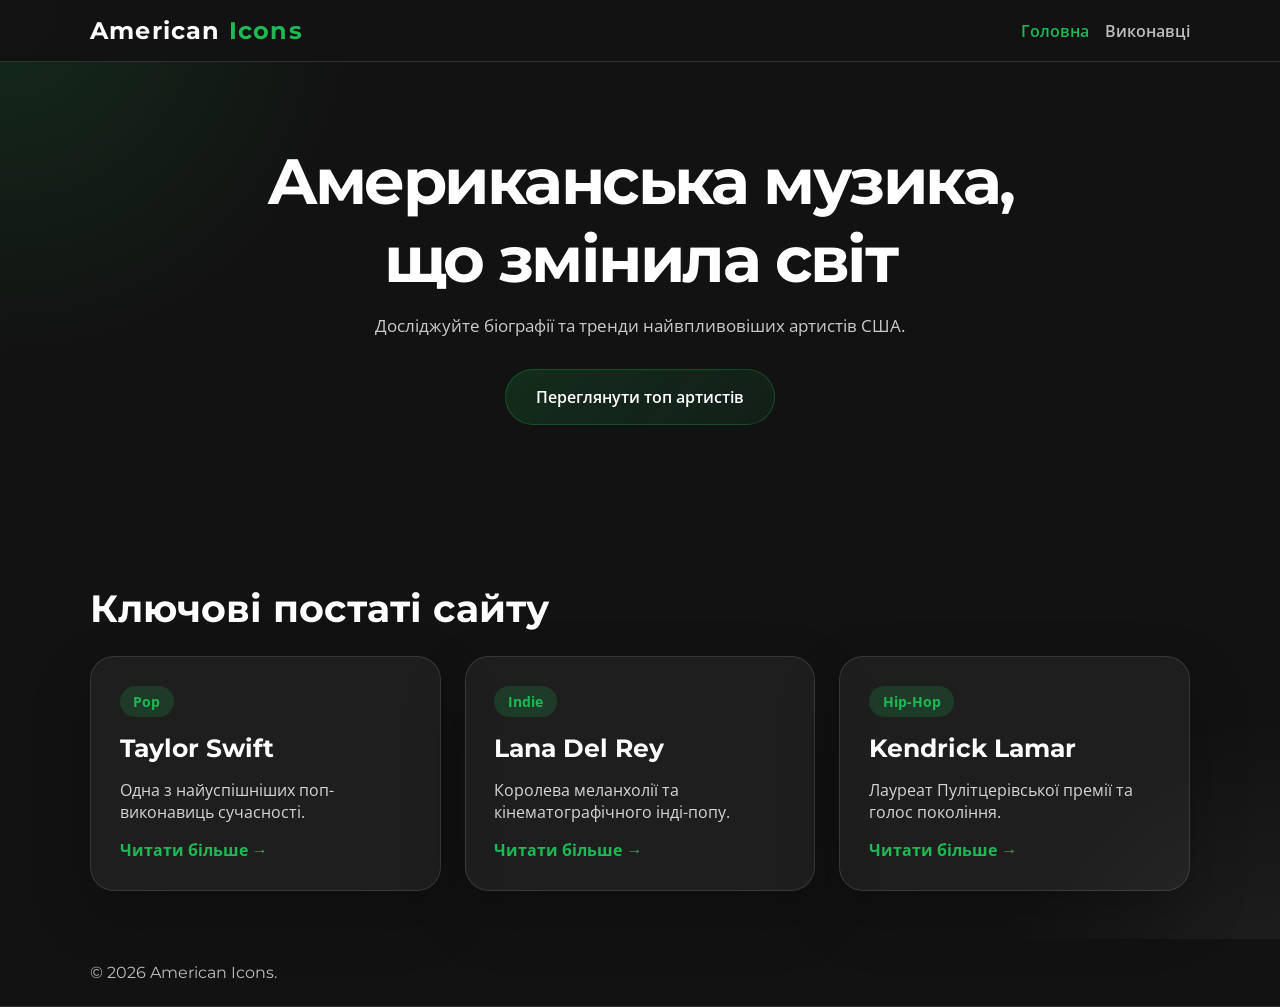
<file: index.html>
<!DOCTYPE html>
<html lang="uk">
<head>
    <meta charset="UTF-8">
    <meta name="viewport" content="width=device-width, initial-scale=1.0">
    <title>American Icons — Головна</title>
    <!-- Підключення шрифтів Google Fonts -->
    <link rel="preconnect" href="https://fonts.googleapis.com">
    <link rel="preconnect" href="https://fonts.gstatic.com" crossorigin>
    <link href="https://fonts.googleapis.com/css2?family=Montserrat:wght@600;700&family=Open+Sans:wght@400;500;600&display=swap" rel="stylesheet">
    <!-- Підключення стилів -->
    <link rel="stylesheet" href="style.css">
</head>
<body>

    <header class="header">
        <div class="container navbar">
            <a href="index.html" class="logo">American <span>Icons</span></a>
            <nav class="nav">
                <a href="index.html" class="nav-link active">Головна</a>
                <a href="artists.html" class="nav-link">Виконавці</a>
            </nav>
        </div>
    </header>

    <main>
        <!-- Секція Hero -->
        <section class="hero-section">
            <div class="container hero-content">
                <h1>Американська музика, що змінила світ</h1>
                <p>Досліджуйте біографії та тренди найвпливовіших артистів США.</p>
                <a href="artists.html" class="btn">Переглянути топ артистів</a>
            </div>
        </section>

        <!-- Секція Карток артистів -->
        <section class="container section">
            <h2 class="section-title">Ключові постаті сайту</h2>
            <div class="artists-grid">
                <!-- Картка 1 -->
                <div class="artist-card">
                    <div class="card-badge">Pop</div>
                    <h3>Taylor Swift</h3>
                    <p>Одна з найуспішніших поп-виконавиць сучасності.</p>
                    <a href="taylor.html" class="card-link">Читати більше →</a>
                </div>
                <!-- Картка 2 -->
                <div class="artist-card">
                    <div class="card-badge">Indie</div>
                    <h3>Lana Del Rey</h3>
                    <p>Королева меланхолії та кінематографічного інді-попу.</p>
                    <a href="lana.html" class="card-link">Читати більше →</a>
                </div>
                <!-- Картка 3 -->
                <div class="artist-card">
                    <div class="card-badge">Hip-Hop</div>
                    <h3>Kendrick Lamar</h3>
                    <p>Лауреат Пулітцерівської премії та голос покоління.</p>
                    <a href="kendrick.html" class="card-link">Читати більше →</a>
                </div>
            </div>
        </section>
    </main>

    <footer class="footer">
        <div class="container footer-content">
            <p>&copy; 2026 American Icons. </p>
        </div>
    </footer>

</body>
</html>
</file>
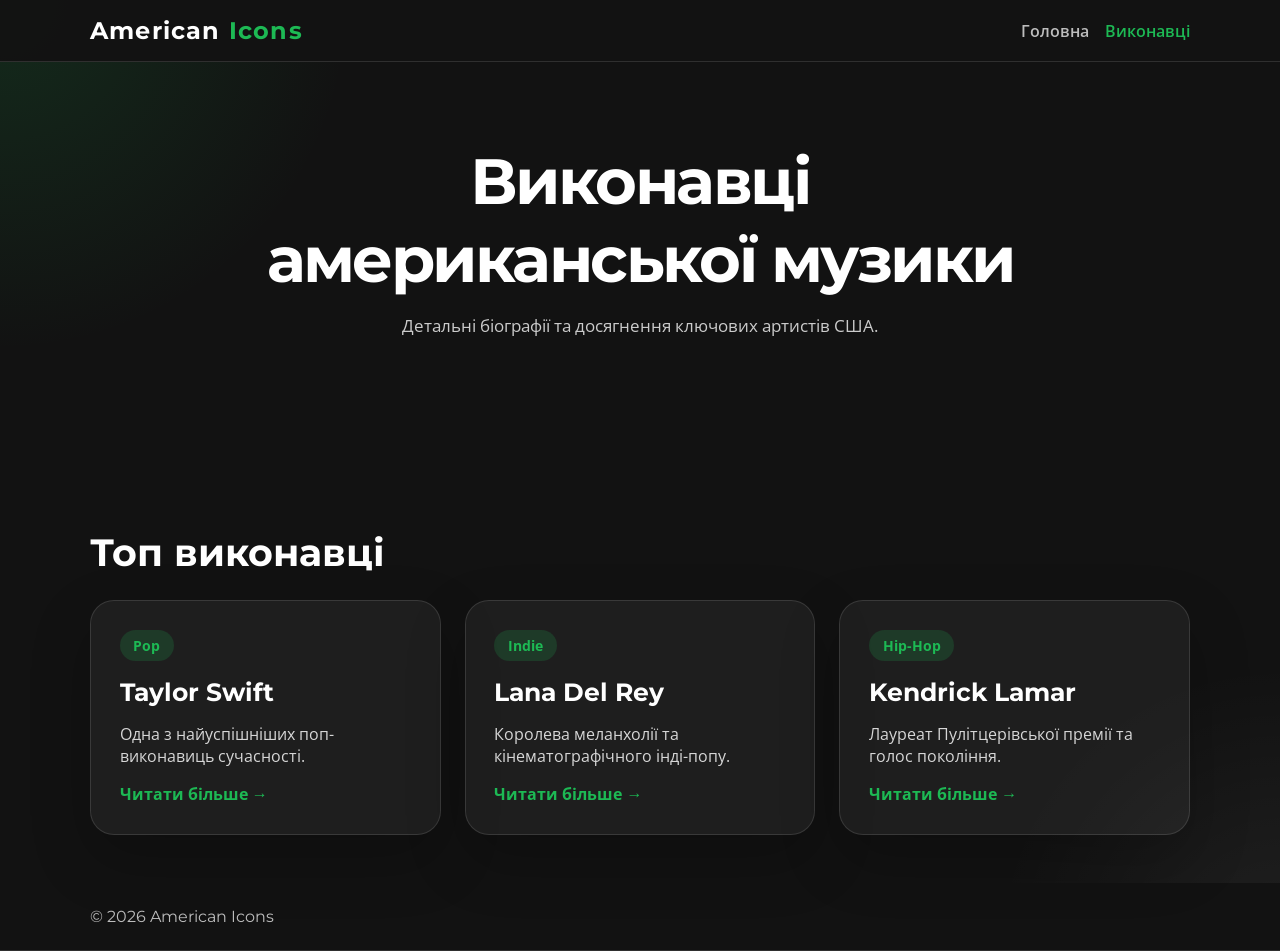
<file: artists.html>
<!DOCTYPE html>
<html lang="uk">
<head>
    <meta charset="UTF-8">
    <meta name="viewport" content="width=device-width, initial-scale=1.0">
    <title>American Icons — Виконавці</title>
    <link rel="preconnect" href="https://fonts.googleapis.com">
    <link rel="preconnect" href="https://fonts.gstatic.com" crossorigin>
    <link href="https://fonts.googleapis.com/css2?family=Montserrat:wght@600;700&family=Open+Sans:wght@400;500;600&display=swap" rel="stylesheet">
    <link rel="stylesheet" href="style.css">
</head>
<body>

    <header class="header">
        <div class="container navbar">
            <a href="index.html" class="logo">American <span>Icons</span></a>
            <nav class="nav">
                <a href="index.html" class="nav-link">Головна</a>
                <a href="artists.html" class="nav-link active">Виконавці</a>
            </nav>
        </div>
    </header>

    <main>
        <section class="hero-section">
            <div class="container hero-content">
                <h1>Виконавці американської музики</h1>
                <p>Детальні біографії та досягнення ключових артистів США.</p>
            </div>
        </section>

        <section class="container section">
            <h2 class="section-title">Топ виконавці</h2>
            <div class="artists-grid">
                <div class="artist-card">
                    <div class="card-badge">Pop</div>
                    <h3>Taylor Swift</h3>
                    <p>Одна з найуспішніших поп-виконавиць сучасності.</p>
                    <a href="taylor.html" class="card-link">Читати більше →</a>
                </div>
                <div class="artist-card">
                    <div class="card-badge">Indie</div>
                    <h3>Lana Del Rey</h3>
                    <p>Королева меланхолії та кінематографічного інді-попу.</p>
                    <a href="lana.html" class="card-link">Читати більше →</a>
                </div>
                <div class="artist-card">
                    <div class="card-badge">Hip-Hop</div>
                    <h3>Kendrick Lamar</h3>
                    <p>Лауреат Пулітцерівської премії та голос покоління.</p>
                    <a href="kendrick.html" class="card-link">Читати більше →</a>
                </div>
            </div>
        </section>
    </main>

    <footer class="footer">
        <div class="container footer-content">
            <p>&copy; 2026 American Icons</p>
        </div>
    </footer>

</body>
</html>
</file>
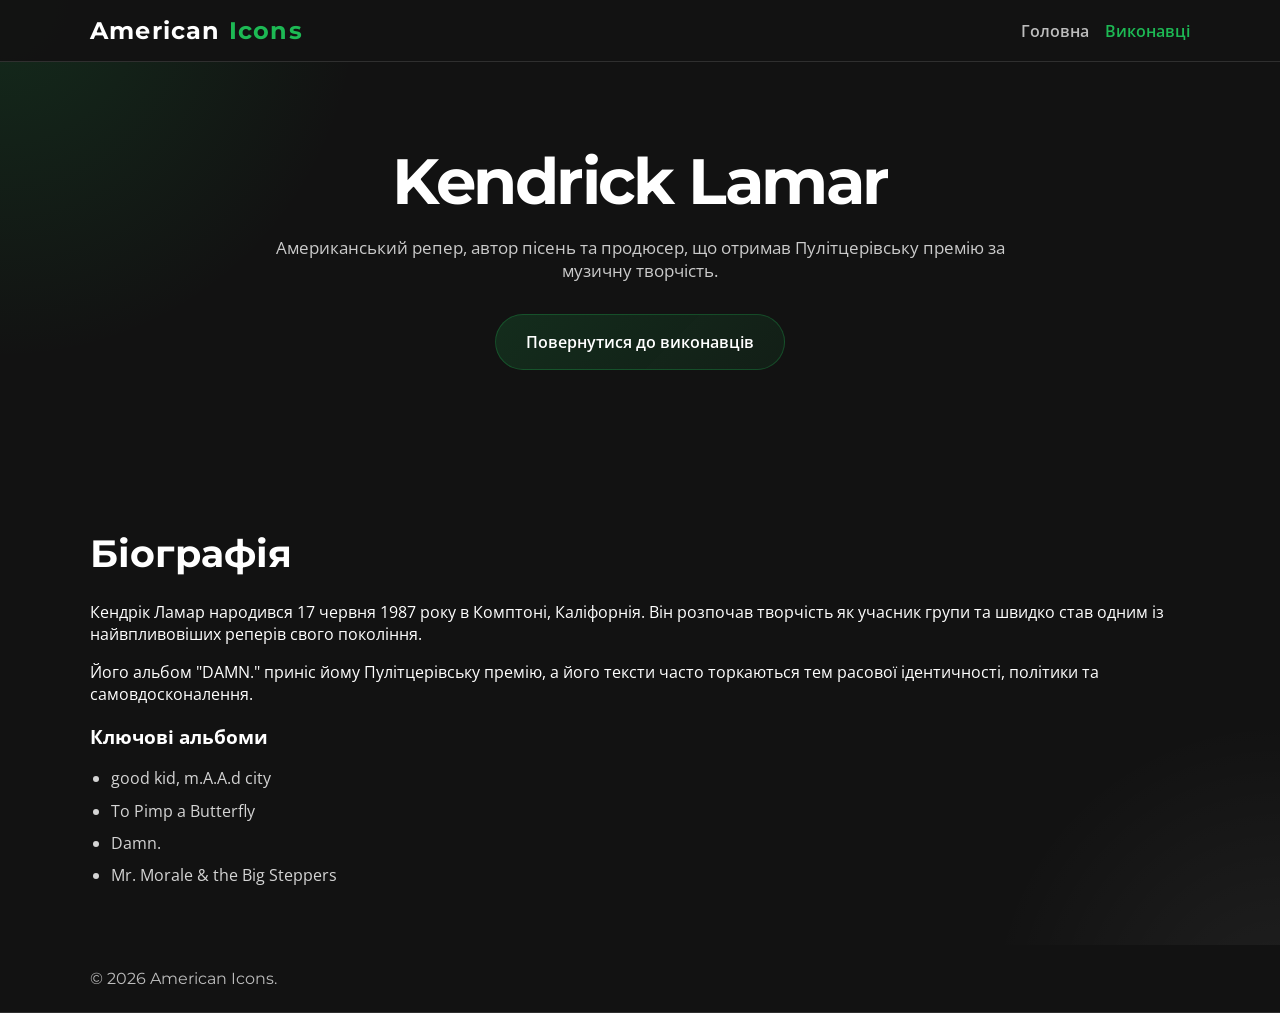
<file: kendrick.html>
<!DOCTYPE html>
<html lang="uk">
<head>
    <meta charset="UTF-8">
    <meta name="viewport" content="width=device-width, initial-scale=1.0">
    <title>American Icons — Kendrick Lamar</title>
    <link rel="preconnect" href="https://fonts.googleapis.com">
    <link rel="preconnect" href="https://fonts.gstatic.com" crossorigin>
    <link href="https://fonts.googleapis.com/css2?family=Montserrat:wght@600;700&family=Open+Sans:wght@400;500;600&display=swap" rel="stylesheet">
    <link rel="stylesheet" href="style.css">
</head>
<body>
    <header class="header">
        <div class="container navbar">
            <a href="index.html" class="logo">American <span>Icons</span></a>
            <nav class="nav">
                <a href="index.html" class="nav-link">Головна</a>
                <a href="artists.html" class="nav-link active">Виконавці</a>
            </nav>
        </div>
    </header>

    <main>
        <section class="hero-section">
            <div class="container hero-content">
                <h1>Kendrick Lamar</h1>
                <p>Американський репер, автор пісень та продюсер, що отримав Пулітцерівську премію за музичну творчість.</p>
                <a href="artists.html" class="btn">Повернутися до виконавців</a>
            </div>
        </section>

        <section class="container section">
            <h2 class="section-title">Біографія</h2>
            <p>Кендрік Ламар народився 17 червня 1987 року в Комптоні, Каліфорнія. Він розпочав творчість як учасник групи та швидко став одним із найвпливовіших реперів свого покоління.</p>
            <p>Його альбом "DAMN." приніс йому Пулітцерівську премію, а його тексти часто торкаються тем расової ідентичності, політики та самовдосконалення.</p>
            <h3>Ключові альбоми</h3>
            <ul>
                <li>good kid, m.A.A.d city</li>
                <li>To Pimp a Butterfly</li>
                <li>Damn.</li>
                <li>Mr. Morale & the Big Steppers</li>
            </ul>
        </section>
    </main>

    <footer class="footer">
        <div class="container footer-content">
            <p>&copy; 2026 American Icons.</p>
        </div>
    </footer>
</body>
</html>
</file>
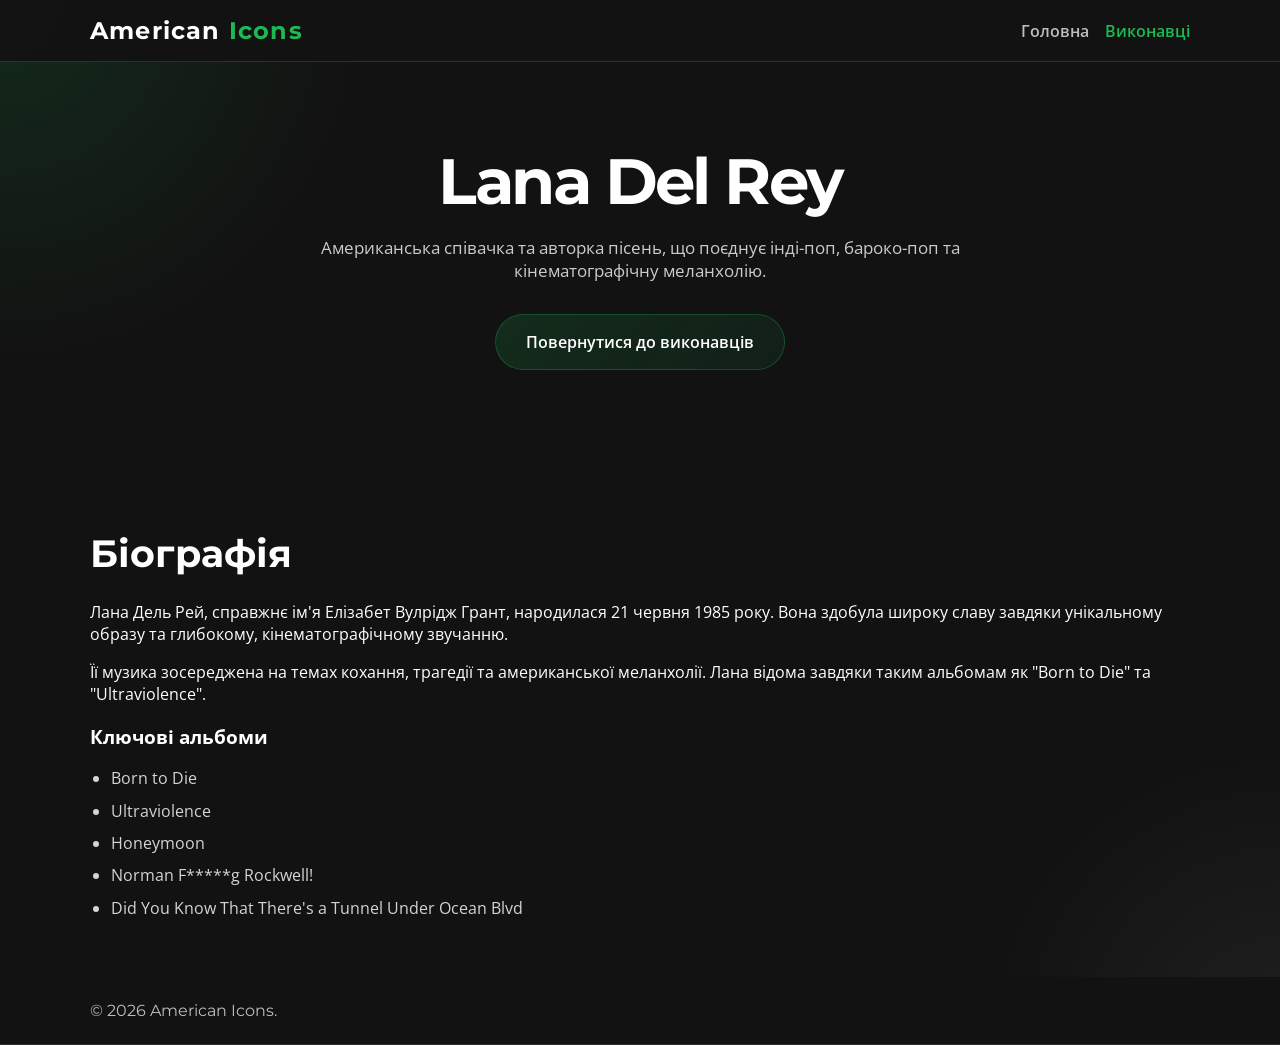
<file: lana.html>
<!DOCTYPE html>
<html lang="uk">
<head>
    <meta charset="UTF-8">
    <meta name="viewport" content="width=device-width, initial-scale=1.0">
    <title>American Icons — Lana Del Rey</title>
    <link rel="preconnect" href="https://fonts.googleapis.com">
    <link rel="preconnect" href="https://fonts.gstatic.com" crossorigin>
    <link href="https://fonts.googleapis.com/css2?family=Montserrat:wght@600;700&family=Open+Sans:wght@400;500;600&display=swap" rel="stylesheet">
    <link rel="stylesheet" href="style.css">
</head>
<body>
    <header class="header">
        <div class="container navbar">
            <a href="index.html" class="logo">American <span>Icons</span></a>
            <nav class="nav">
                <a href="index.html" class="nav-link">Головна</a>
                <a href="artists.html" class="nav-link active">Виконавці</a>
            </nav>
        </div>
    </header>

    <main>
        <section class="hero-section">
            <div class="container hero-content">
                <h1>Lana Del Rey</h1>
                <p>Американська співачка та авторка пісень, що поєднує інді-поп, бароко-поп та кінематографічну меланхолію.</p>
                <a href="artists.html" class="btn">Повернутися до виконавців</a>
            </div>
        </section>

        <section class="container section">
            <h2 class="section-title">Біографія</h2>
            <p>Лана Дель Рей, справжнє ім'я Елізабет Вулрідж Грант, народилася 21 червня 1985 року. Вона здобула широку славу завдяки унікальному образу та глибокому, кінематографічному звучанню.</p>
            <p>Її музика зосереджена на темах кохання, трагедії та американської меланхолії. Лана відома завдяки таким альбомам як "Born to Die" та "Ultraviolence".</p>
            <h3>Ключові альбоми</h3>
            <ul>
                <li>Born to Die</li>
                <li>Ultraviolence</li>
                <li>Honeymoon</li>
                <li>Norman F*****g Rockwell!</li>
                <li>Did You Know That There's a Tunnel Under Ocean Blvd</li>
            </ul>
        </section>
    </main>

    <footer class="footer">
        <div class="container footer-content">
            <p>&copy; 2026 American Icons.</p>
        </div>
    </footer>
</body>
</html>
</file>
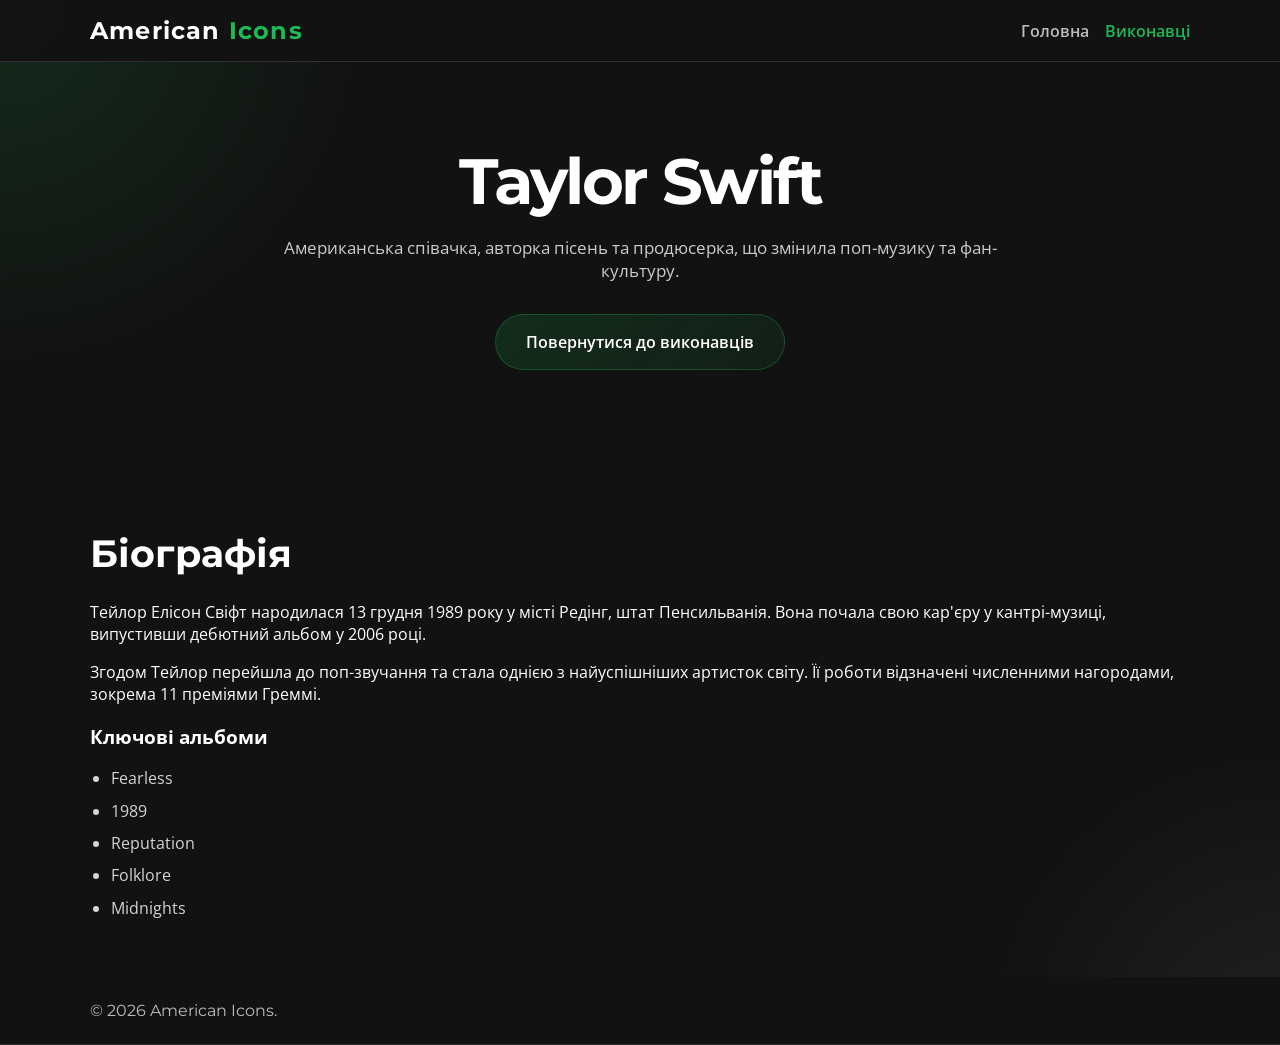
<file: taylor.html>
<!DOCTYPE html>
<html lang="uk">
<head>
    <meta charset="UTF-8">
    <meta name="viewport" content="width=device-width, initial-scale=1.0">
    <title>American Icons — Taylor Swift</title>
    <link rel="preconnect" href="https://fonts.googleapis.com">
    <link rel="preconnect" href="https://fonts.gstatic.com" crossorigin>
    <link href="https://fonts.googleapis.com/css2?family=Montserrat:wght@600;700&family=Open+Sans:wght@400;500;600&display=swap" rel="stylesheet">
    <link rel="stylesheet" href="style.css">
</head>
<body>
    <header class="header">
        <div class="container navbar">
            <a href="index.html" class="logo">American <span>Icons</span></a>
            <nav class="nav">
                <a href="index.html" class="nav-link">Головна</a>
                <a href="artists.html" class="nav-link active">Виконавці</a>
            </nav>
        </div>
    </header>

    <main>
        <section class="hero-section">
            <div class="container hero-content">
                <h1>Taylor Swift</h1>
                <p>Американська співачка, авторка пісень та продюсерка, що змінила поп-музику та фан-культуру.</p>
                <a href="artists.html" class="btn">Повернутися до виконавців</a>
            </div>
        </section>

        <section class="container section">
            <h2 class="section-title">Біографія</h2>
            <p>Тейлор Елісон Свіфт народилася 13 грудня 1989 року у місті Редінг, штат Пенсильванія. Вона почала свою кар'єру у кантрі-музиці, випустивши дебютний альбом у 2006 році.</p>
            <p>Згодом Тейлор перейшла до поп-звучання та стала однією з найуспішніших артисток світу. Її роботи відзначені численними нагородами, зокрема 11 преміями Греммі.</p>
            <h3>Ключові альбоми</h3>
            <ul>
                <li>Fearless</li>
                <li>1989</li>
                <li>Reputation</li>
                <li>Folklore</li>
                <li>Midnights</li>
            </ul>
        </section>
    </main>

    <footer class="footer">
        <div class="container footer-content">
            <p>&copy; 2026 American Icons.</p>
        </div>
    </footer>
</body>
</html>
</file>
<file: style.css>
:root {
    --bg: #121212;
    --surface: rgba(255, 255, 255, 0.05);
    --surface-strong: rgba(255, 255, 255, 0.11);
    --text: #FFFFFF;
    --muted: rgba(255, 255, 255, 0.72);
    --accent: #1DB954;
    --accent-soft: rgba(29, 185, 84, 0.18);
    --border: rgba(255, 255, 255, 0.12);
}

* {
    box-sizing: border-box;
}

html {
    scroll-behavior: smooth;
}

body {
    margin: 0;
    min-height: 100vh;
    font-family: 'Open Sans', sans-serif;
    background: radial-gradient(circle at top left, rgba(29, 185, 84, 0.15), transparent 22%),
                radial-gradient(circle at bottom right, rgba(255, 255, 255, 0.06), transparent 18%),
                var(--bg);
    color: var(--text);
}

.container {
    width: min(1100px, 100% - 2rem);
    margin: 0 auto;
}

.header,
.footer {
    background: rgba(18, 18, 18, 0.96);
    border-bottom: 1px solid var(--border);
}

.navbar {
    display: flex;
    justify-content: space-between;
    align-items: center;
    gap: 1rem;
    padding: 1rem 0;
}

.logo {
    font-family: 'Montserrat', sans-serif;
    font-size: 1.5rem;
    font-weight: 700;
    color: var(--text);
    text-decoration: none;
    letter-spacing: 0.05em;
}

.logo span {
    color: var(--accent);
}

.nav {
    display: flex;
    gap: 1rem;
    flex-wrap: wrap;
}

.nav-link {
    color: var(--muted);
    text-decoration: none;
    font-weight: 600;
    transition: color 0.2s ease;
}

.nav-link:hover,
.nav-link.active {
    color: var(--accent);
}

.hero-section {
    padding: 5rem 0;
    text-align: center;
}

.hero-content {
    max-width: 760px;
    margin: 0 auto;
}

.hero-section h1,
.section-title,
.artist-card h3,
.artist-bio h3,
.footer p {
    font-family: 'Montserrat', sans-serif;
}

.hero-section h1 {
    font-size: clamp(2.6rem, 5vw, 4rem);
    margin: 0 0 1rem;
    letter-spacing: -0.04em;
}

.hero-section p {
    color: rgba(255, 255, 255, 0.78);
    font-size: 1.05rem;
    margin: 0 auto 2rem;
}

.btn {
    display: inline-flex;
    align-items: center;
    justify-content: center;
    padding: 1rem 1.9rem;
    border-radius: 999px;
    border: 1px solid rgba(29, 185, 84, 0.28);
    background: linear-gradient(135deg, rgba(29, 185, 84, 0.16), rgba(29, 185, 84, 0.08));
    color: var(--text);
    text-decoration: none;
    font-weight: 600;
    transition: transform 0.2s ease, box-shadow 0.2s ease;
}

.btn:hover {
    transform: translateY(-2px);
    box-shadow: 0 18px 40px rgba(29, 185, 84, 0.22);
}

.section {
    padding: 3rem 0;
}

.section-title {
    font-size: clamp(2rem, 3vw, 2.8rem);
    margin-bottom: 1.5rem;
}

.artists-grid {
    display: grid;
    gap: 1.5rem;
    grid-template-columns: repeat(auto-fit, minmax(260px, 1fr));
}

.artist-card,
.artist-bio {
    background: var(--surface);
    border: 1px solid var(--border);
    border-radius: 24px;
    padding: 1.8rem;
    box-shadow: 0 24px 60px rgba(0, 0, 0, 0.22);
}

.card-badge {
    display: inline-flex;
    padding: 0.4rem 0.85rem;
    background: var(--accent-soft);
    color: var(--accent);
    border-radius: 999px;
    font-size: 0.85rem;
    font-weight: 700;
    margin-bottom: 1rem;
}

.artist-card h3,
.artist-bio h3 {
    margin: 0 0 0.85rem;
    font-size: 1.55rem;
}

.artist-card p,
.artist-bio p,
.footer p,
ul {
    color: rgba(255, 255, 255, 0.82);
}

.card-link {
    display: inline-flex;
    align-items: center;
    gap: 0.35rem;
    color: var(--accent);
    text-decoration: none;
    font-weight: 700;
}

.card-link:hover {
    text-decoration: underline;
}

.footer {
    padding: 1.5rem 0;
}

.footer-content {
    display: flex;
    justify-content: space-between;
    flex-wrap: wrap;
    gap: 0.75rem;
}

.footer p {
    margin: 0;
    color: var(--muted);
}

ul {
    padding-left: 1.3rem;
    margin: 1rem 0 0;
}

li {
    margin-bottom: 0.65rem;
}

@media (max-width: 640px) {
    .navbar {
        flex-direction: column;
        align-items: flex-start;
    }

    .hero-section {
        padding: 3rem 0;
    }

    .footer-content {
        flex-direction: column;
    }
}
</file>
